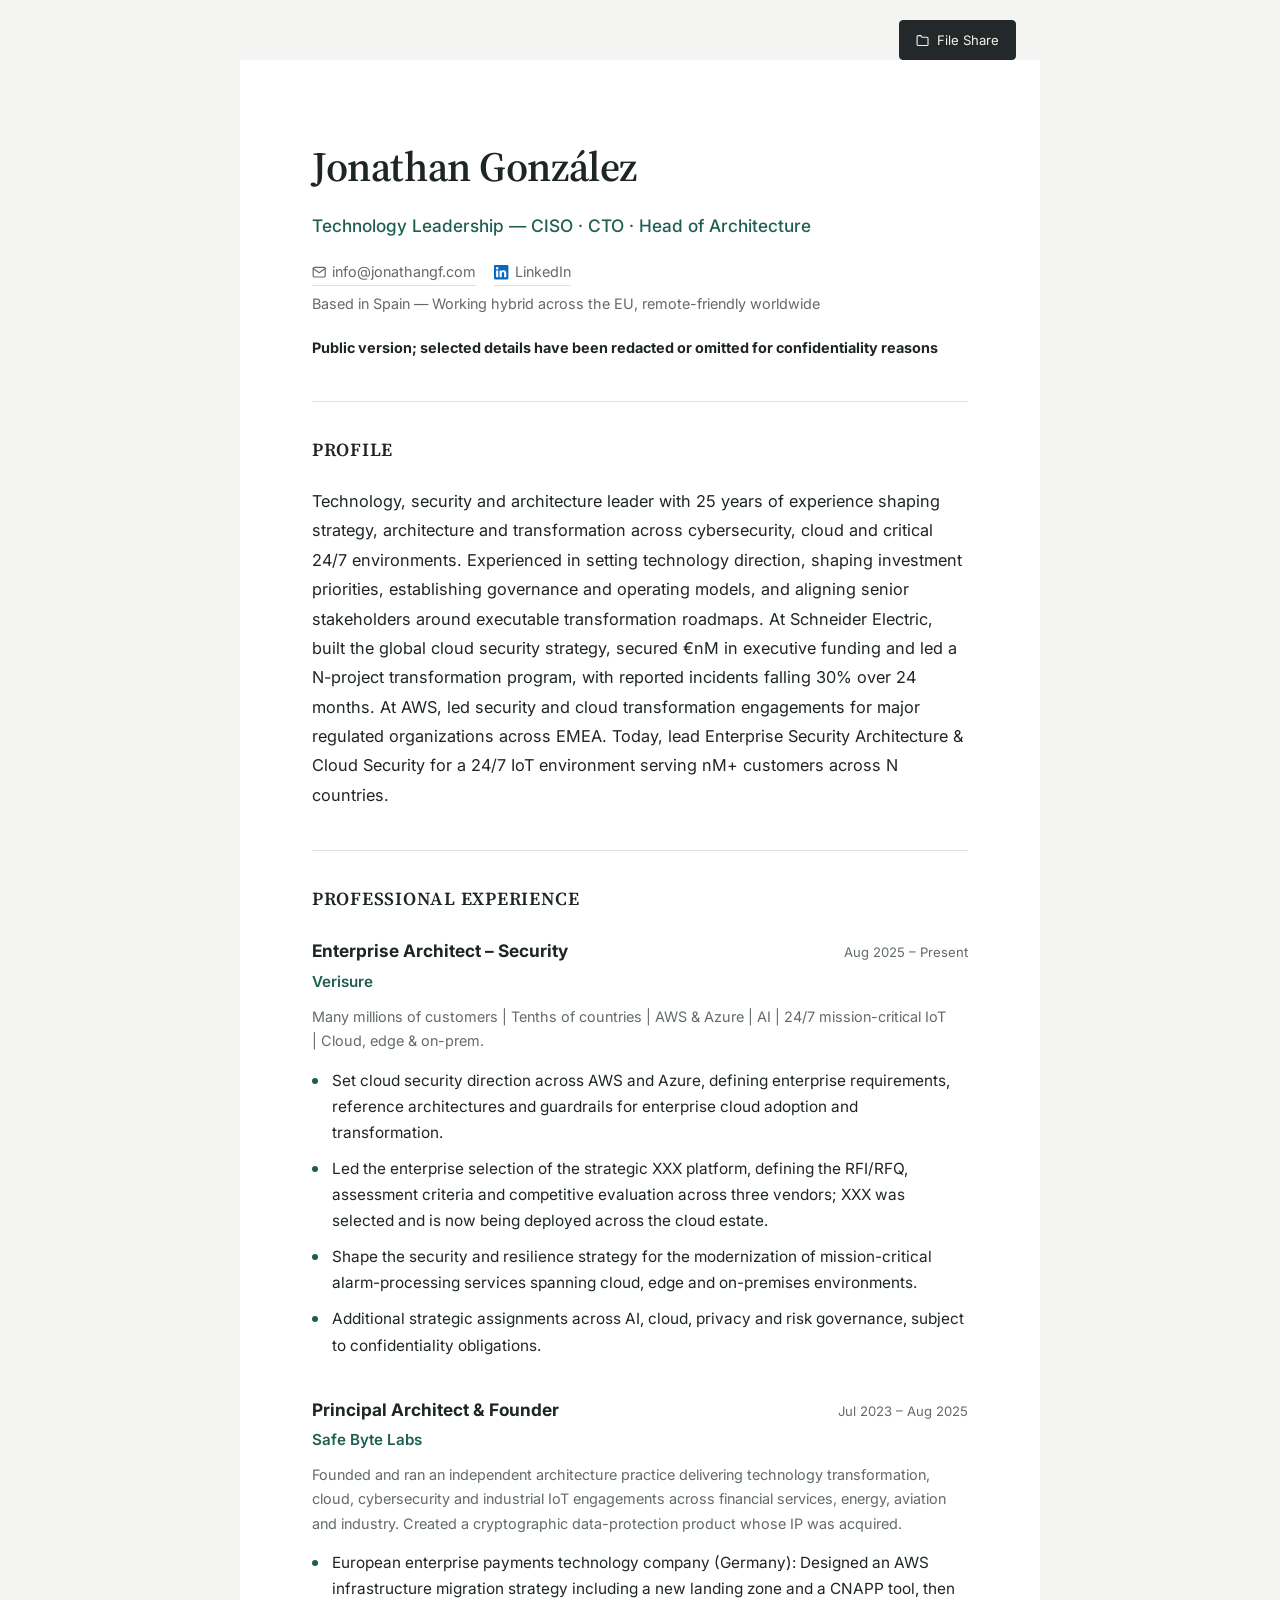
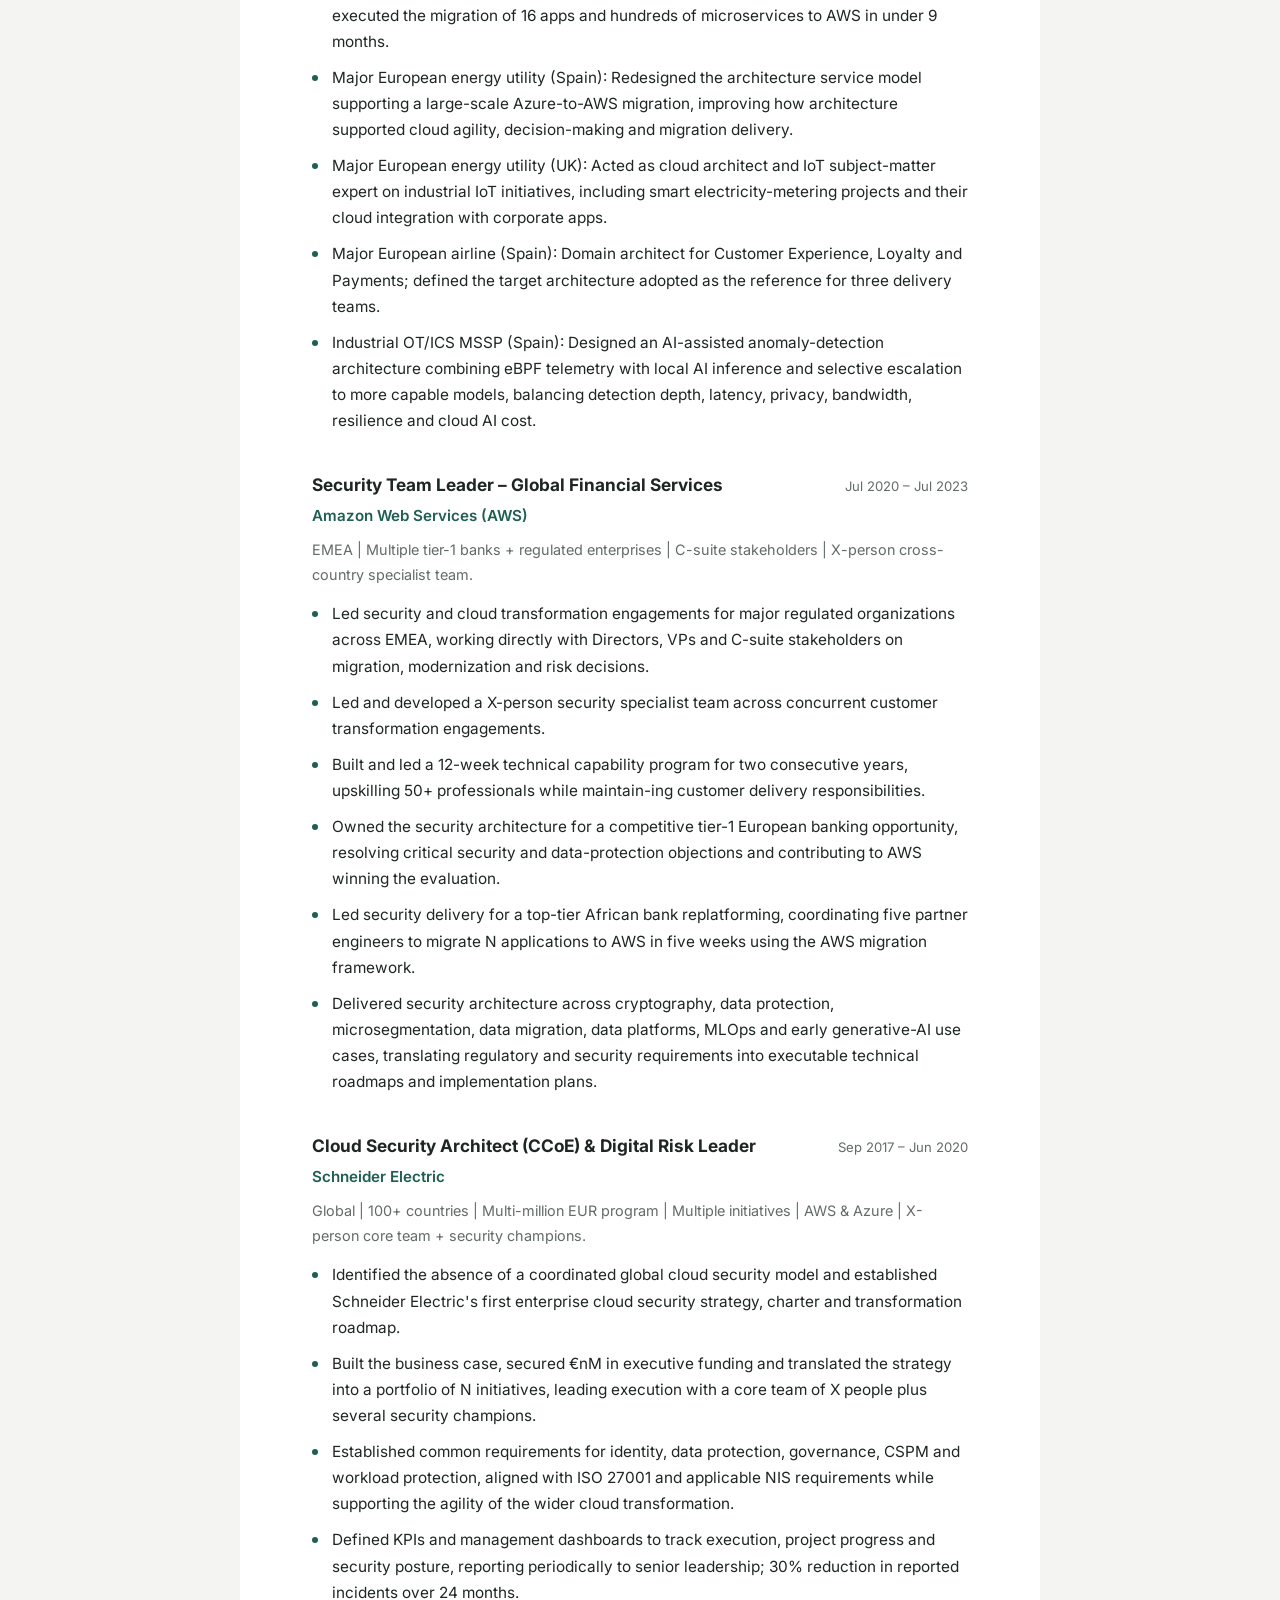
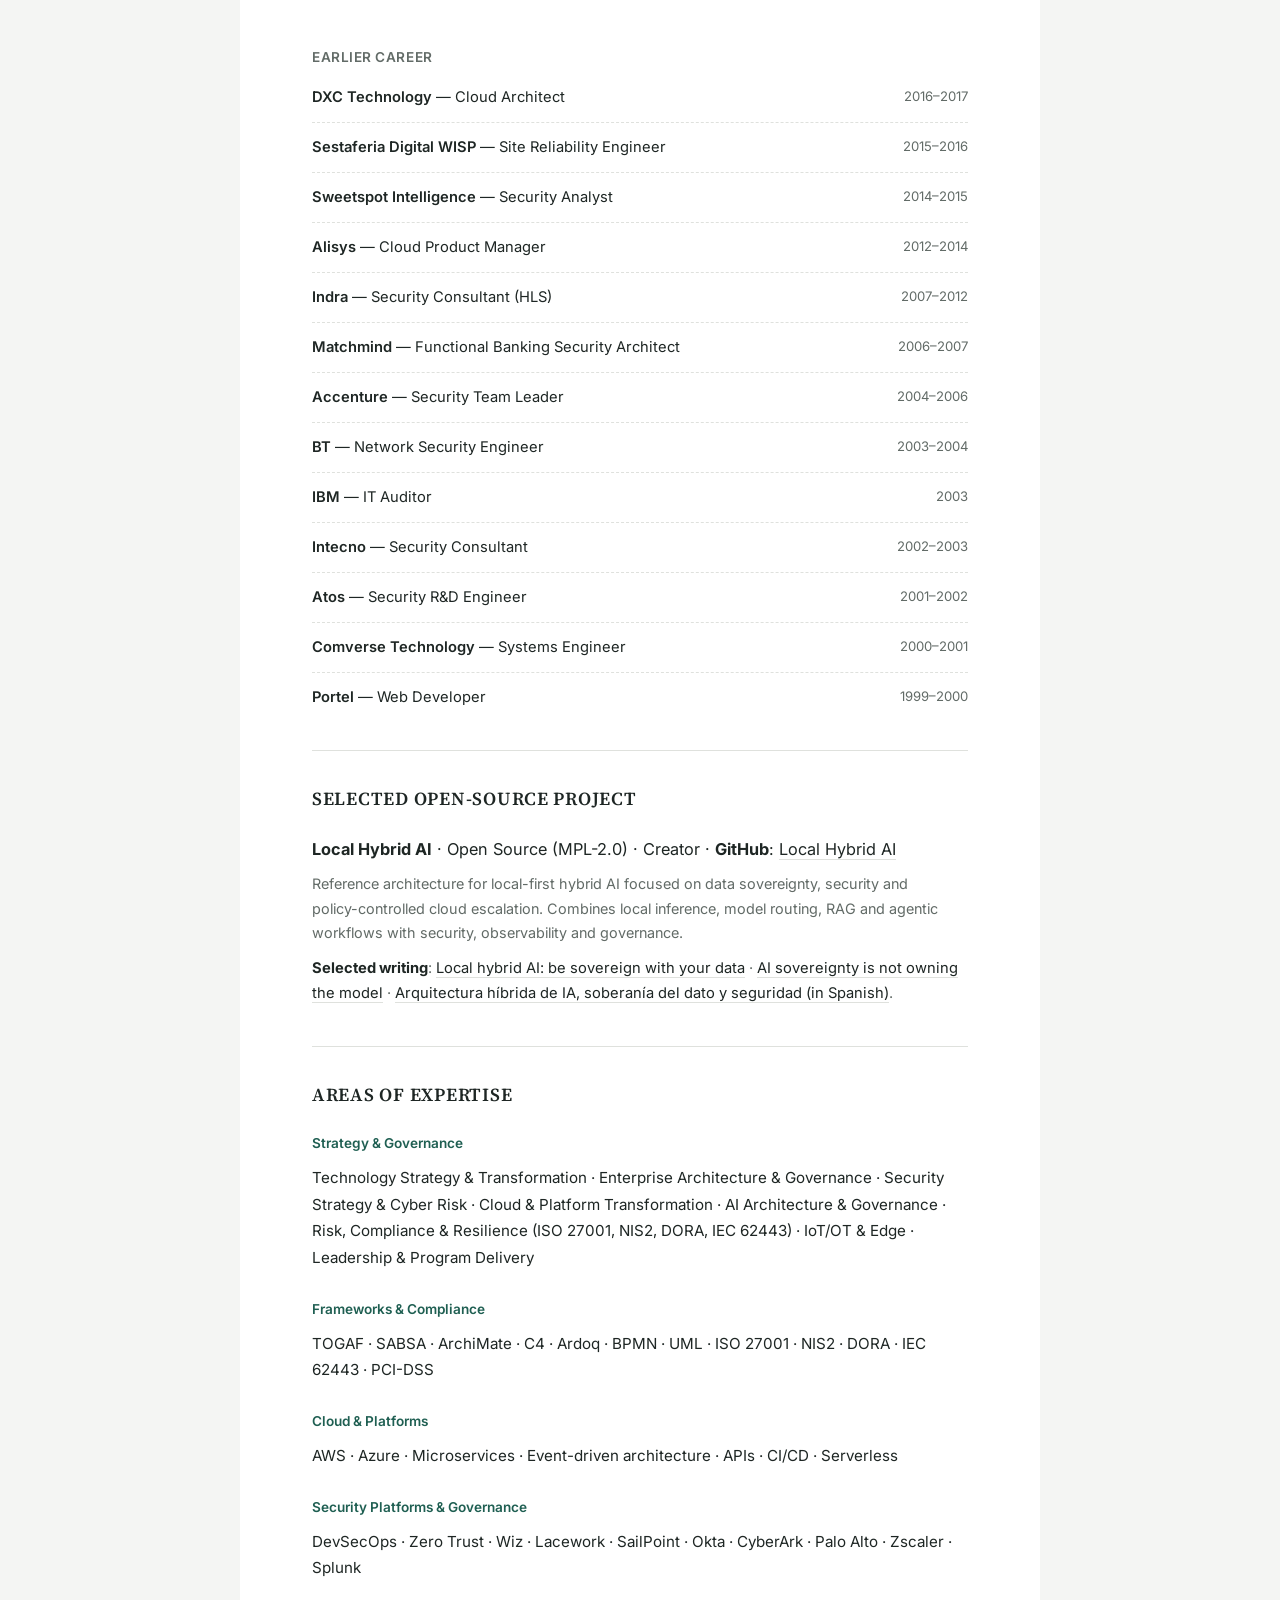
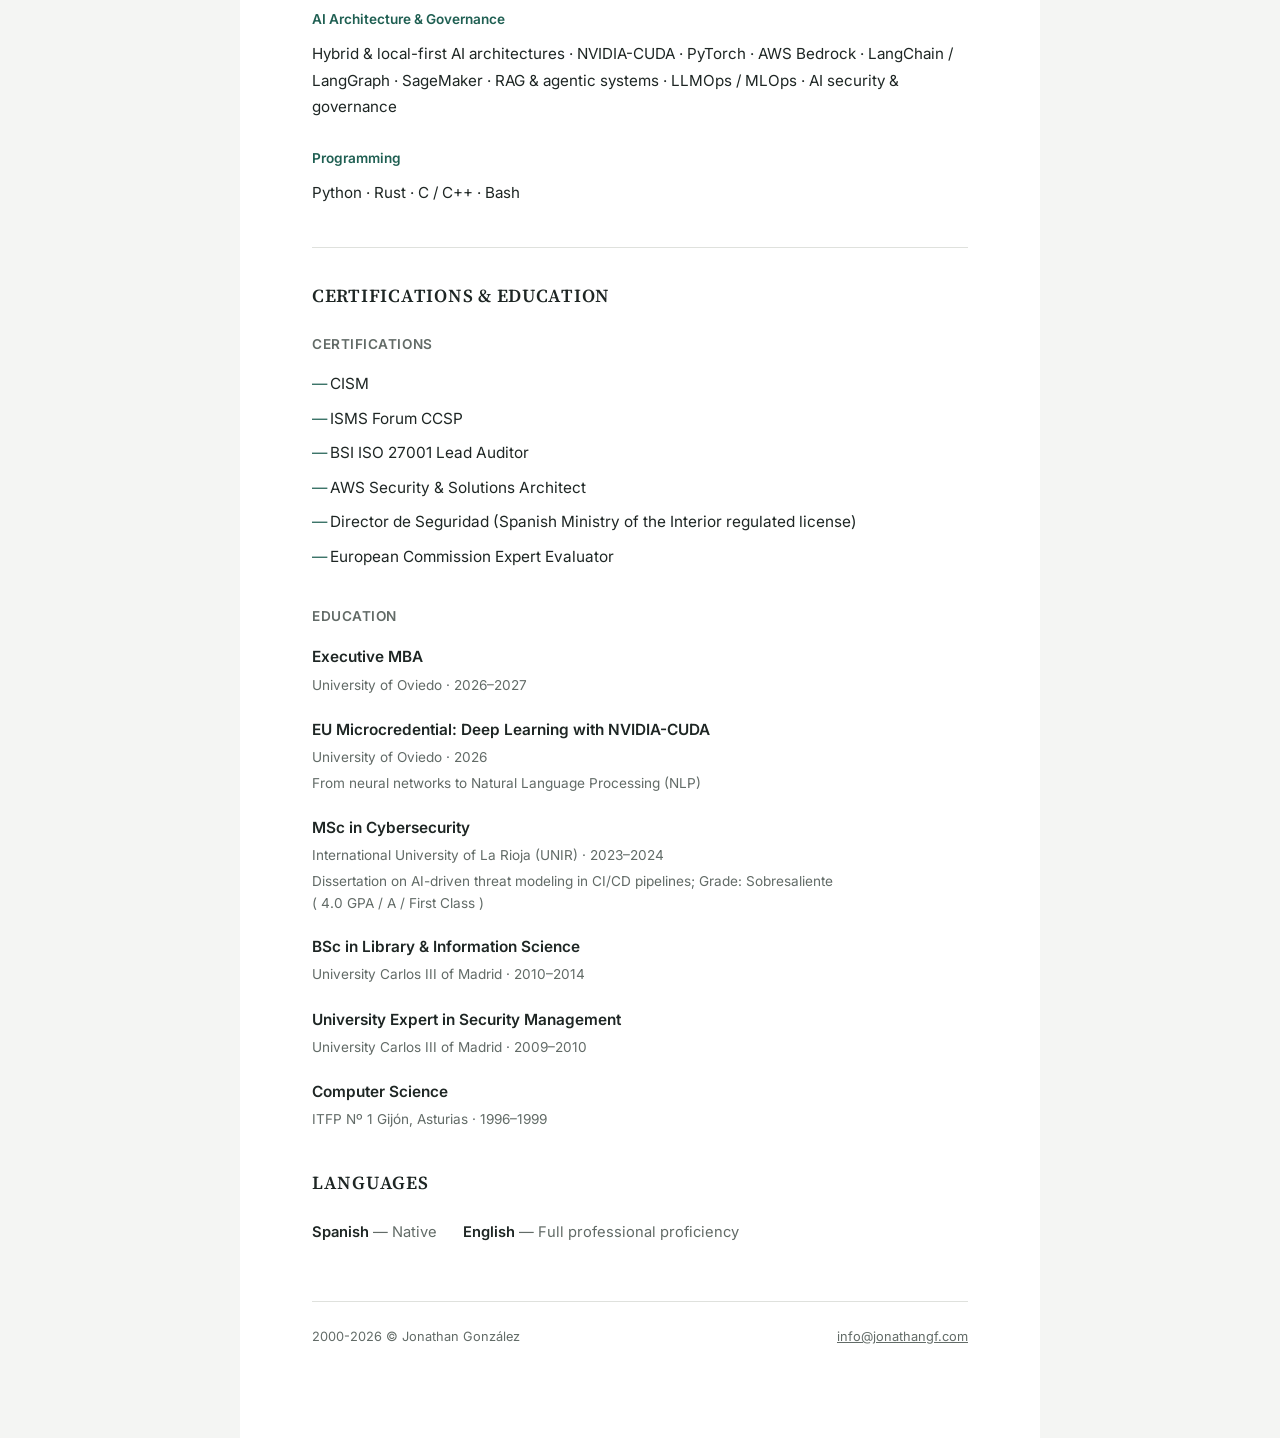
<file: index.html>
<!DOCTYPE html>
<html lang="en">
<head>
  <meta charset="UTF-8" />
  <meta name="viewport" content="width=device-width, initial-scale=1.0" />
  <meta name="description" content="Curriculum vitae of Jonathan González — Technology & security architecture leader (CTO / CISO / Head of Architecture)." />
  <title>Jonathan González — Curriculum Vitae</title>
  <link rel="preconnect" href="https://fonts.googleapis.com" />
  <link href="https://fonts.googleapis.com/css2?family=Source+Serif+4:opsz,wght@8..60,400;8..60,600;8..60,700&family=Inter:wght@400;500;600;700&display=swap" rel="stylesheet" />
  <style>
    *, *::before, *::after { box-sizing: border-box; margin: 0; padding: 0; }

    :root {
      --bg: #f4f5f3;
      --paper: #ffffff;
      --rule: #dfe1dd;
      --ink: #1e2624;
      --muted: #626b67;
      --accent: #1f5f52;
      --warn: #8a5a10;
      --warn-bg: #fdf3e0;
      --warn-border: #eccb8c;
      --display: 'Source Serif 4', Georgia, serif;
      --sans: 'Inter', -apple-system, BlinkMacSystemFont, 'Segoe UI', sans-serif;
    }

    html { scroll-behavior: smooth; }

    body {
      background: var(--bg);
      color: var(--ink);
      font-family: var(--sans);
      font-size: 16px;
      line-height: 1.7;
      min-height: 100vh;
      -webkit-font-smoothing: antialiased;
    }

    .sheet {
      max-width: 800px;
      margin: 0 auto;
      background: var(--paper);
      padding: 72px 72px 90px;
    }

    /* ── TOP BAR (screen only) ── */
    .topbar {
      max-width: 800px;
      margin: 0 auto;
      display: flex;
      align-items: center;
      justify-content: flex-end;
      padding: 20px 24px 0;
      font-size: 0.82rem;
    }
    .topbar a, .topbar button {
      display: inline-flex;
      align-items: center;
      gap: 8px;
      font-family: var(--sans);
      font-size: 0.82rem;
      color: #f7f3e8;
      text-decoration: none;
      background: #23282a;
      border: 1px solid #23282a;
      border-radius: 4px;
      padding: 8px 16px;
      cursor: pointer;
      transition: all 0.15s;
    }
    .topbar a:hover, .topbar button:hover { background: #34393b; border-color: #34393b; color: #f2d98a; }
    .topbar .icon { display: inline-flex; width: 1em; height: 1em; flex: 0 0 auto; }
    .topbar .icon svg { width: 100%; height: 100%; display: block; }

    /* ── MASTHEAD ── */
    .masthead { padding-bottom: 0; }
    .masthead h1 {
      font-family: var(--display);
      font-size: 2.6rem;
      font-weight: 600;
      letter-spacing: -0.01em;
      min-height: 1.2em;
      color: var(--ink);
    }
    .masthead .tagline {
      margin-top: 8px;
      color: var(--accent);
      font-size: 1.08rem;
      font-weight: 500;
      min-height: 1.3em;
    }
    .contact-line {
      margin-top: 20px;
      font-size: 0.9rem;
      color: var(--muted);
      display: flex;
      flex-wrap: wrap;
      gap: 6px 18px;
    }
    .contact-line a {
      display: inline-flex;
      align-items: center;
      gap: 6px;
      color: var(--muted);
      text-decoration: none;
      border-bottom: 1px solid var(--rule);
    }
    .contact-line a:hover { color: var(--accent); border-color: var(--accent); }
    .contact-line .icon {
      display: inline-flex;
      width: 1em;
      height: 1em;
      flex: 0 0 auto;
    }
    .contact-line .icon svg { width: 100%; height: 100%; display: block; }
    .contact-line .icon.icon-mail svg { color: currentColor; }
    .contact-line .icon.icon-linkedin svg { color: #0a66c2; }
    .confidential-note {
      margin-top: 20px;
      font-weight: 700;
      color: var(--ink);
      font-size: 0.9rem;
    }

    /* ── SECTIONS ── */
    section { margin-top: 40px; padding-top: 32px; border-top: 1px solid var(--rule); }
    .section-title {
      font-family: var(--display);
      font-size: 1.15rem;
      font-weight: 600;
      letter-spacing: 0.04em;
      text-transform: uppercase;
      color: var(--ink);
      margin-bottom: 22px;
    }

    .profile p {
      color: var(--ink);
      font-size: 1.02rem;
      line-height: 1.8;
      margin-bottom: 16px;
      max-width: 660px;
    }
    .profile p:last-child { margin-bottom: 0; }

    /* ── EXPERIENCE ── */
    .entry { margin-bottom: 36px; }
    .entry:last-child { margin-bottom: 0; }
    .entry-head {
      display: flex;
      flex-wrap: wrap;
      justify-content: space-between;
      align-items: baseline;
      gap: 4px 16px;
    }
    .entry-role { font-weight: 700; font-size: 1.08rem; }
    .entry-period {
      font-size: 0.82rem;
      color: var(--muted);
      white-space: nowrap;
    }
    .entry-company {
      color: var(--accent);
      font-weight: 600;
      font-size: 0.95rem;
      margin-top: 3px;
    }
    .entry-context {
      color: var(--muted);
      font-size: 0.9rem;
      margin-top: 10px;
      line-height: 1.7;
      max-width: 640px;
    }
    .entry-highlights {
      list-style: none;
      margin-top: 14px;
      display: flex;
      flex-direction: column;
      gap: 10px;
    }
    .entry-highlights li {
      position: relative;
      padding-left: 20px;
      font-size: 0.96rem;
      line-height: 1.7;
      max-width: 660px;
    }
    .entry-highlights li::before {
      content: '';
      position: absolute;
      left: 0;
      top: 0.65em;
      width: 6px;
      height: 6px;
      border-radius: 50%;
      background: var(--accent);
    }

    /* ── EARLIER CAREER ── */
    .earlier-career { margin-top: 40px; }
    .earlier-title {
      font-weight: 600;
      font-size: 0.85rem;
      letter-spacing: 0.04em;
      text-transform: uppercase;
      color: var(--muted);
      margin-bottom: 16px;
    }
    .earlier-list { list-style: none; display: flex; flex-direction: column; gap: 12px; }
    .earlier-row {
      display: flex;
      justify-content: space-between;
      gap: 12px 20px;
      font-size: 0.92rem;
      padding-bottom: 12px;
      border-bottom: 1px dashed var(--rule);
    }
    .earlier-list li:last-child .earlier-row { border-bottom: none; padding-bottom: 0; }
    .earlier-row .who { color: var(--ink); }
    .earlier-row .who strong { font-weight: 600; }
    .earlier-row .when { color: var(--muted); font-size: 0.82rem; white-space: nowrap; }

    /* ── PROJECTS ── */
    .project-meta {
      font-size: 1.02rem;
      line-height: 1.6;
      max-width: 660px;
    }
    .project-meta a,
    .project-writing a {
      color: var(--ink);
      text-decoration: none;
      border-bottom: 1px solid var(--rule);
    }
    .project-meta a:hover,
    .project-writing a:hover { color: var(--accent); border-color: var(--accent); }
    .project-writing {
      margin-top: 10px;
      font-size: 0.92rem;
      color: var(--muted);
      line-height: 1.7;
      max-width: 660px;
    }
    .project-writing strong { color: var(--ink); }

    /* ── EXPERTISE ── */
    .expertise-group { margin-bottom: 26px; }
    .expertise-group:last-child { margin-bottom: 0; }
    .expertise-group h3 {
      font-size: 0.85rem;
      font-weight: 600;
      color: var(--accent);
      margin-bottom: 10px;
    }
    .expertise-group p {
      font-size: 0.95rem;
      color: var(--ink);
      line-height: 1.75;
    }

    /* ── CREDENTIALS ── */
    .cred-block { margin-bottom: 36px; }
    .cred-block:last-child { margin-bottom: 0; }
    .cred-block-title {
      font-weight: 600;
      font-size: 0.85rem;
      letter-spacing: 0.04em;
      text-transform: uppercase;
      color: var(--muted);
      margin-bottom: 16px;
    }
    .cert-list { list-style: none; display: flex; flex-direction: column; gap: 10px; }
    .cert-list li {
      font-size: 0.96rem;
      line-height: 1.6;
      padding-left: 18px;
      position: relative;
    }
    .cert-list li::before { content: '—'; position: absolute; left: 0; color: var(--accent); }

    .edu-list { list-style: none; display: flex; flex-direction: column; gap: 20px; }
    .edu-list li { font-size: 0.96rem; }
    .edu-list strong { display: block; font-weight: 600; margin-bottom: 3px; }
    .edu-list .meta { display: block; color: var(--muted); font-size: 0.85rem; }
    .edu-list .note { display: block; color: var(--muted); font-size: 0.85rem; margin-top: 4px; line-height: 1.6; max-width: 600px; white-space: pre-line; }

    .languages-row {
      display: flex;
      gap: 8px 26px;
      flex-wrap: wrap;
      font-size: 0.92rem;
      color: var(--ink);
    }
    .languages-row strong { font-weight: 600; }
    .languages-row .lvl { color: var(--muted); }

    /* ── FOOTER ── */
    .colophon {
      margin-top: 56px;
      padding-top: 24px;
      border-top: 1px solid var(--rule);
      font-size: 0.8rem;
      color: var(--muted);
      display: flex;
      justify-content: space-between;
      flex-wrap: wrap;
      gap: 8px 16px;
    }
    .colophon a { color: var(--muted); }

    /* ── DATA LOAD ERROR ── */
    .load-error {
      position: fixed;
      left: 0; right: 0; bottom: 0;
      z-index: 20;
      background: var(--warn-bg);
      border-top: 1px solid var(--warn-border);
    }
    .load-error .inner {
      max-width: 800px;
      margin: 0 auto;
      padding: 14px 24px;
      color: var(--warn);
      font-size: 0.82rem;
      line-height: 1.6;
    }
    .load-error code {
      background: rgba(0,0,0,0.06);
      padding: 1px 6px;
      border-radius: 3px;
    }

    /* ── PRINT ── */
    @media print {
      body { background: #fff; font-size: 11.5pt; line-height: 1.55; }
      .topbar { display: none; }
      .sheet { padding: 0; max-width: none; }
      section { margin-top: 22px; padding-top: 18px; break-inside: avoid; }
      .entry { break-inside: avoid; }
      a { color: inherit; text-decoration: none; }
      .load-error { display: none; }
      @page { margin: 1.8cm; }
    }

    /* ── RESPONSIVE ── */
    @media (max-width: 640px) {
      .sheet { padding: 44px 26px 60px; }
      .topbar { padding: 16px 20px 0; }
      .masthead h1 { font-size: 2rem; }
      .entry-head { flex-direction: column; align-items: flex-start; gap: 4px; }
      .earlier-row { flex-direction: column; gap: 2px; }
      .colophon { flex-direction: column; }
    }
  </style>
</head>
<body>

  <div class="topbar">
    <a href="/files"><span class="icon" aria-hidden="true"><svg viewBox="0 0 24 24" fill="none" stroke="currentColor" stroke-width="2" stroke-linecap="round" stroke-linejoin="round"><path d="M22 19a2 2 0 0 1-2 2H4a2 2 0 0 1-2-2V5a2 2 0 0 1 2-2h5l2 3h9a2 2 0 0 1 2 2z"></path></svg></span>File Share</a>
  </div>

  <main class="sheet">
    <header class="masthead">
      <h1 id="cv-name"></h1>
      <div class="tagline" id="cv-tagline"></div>
      <div class="contact-line" id="cv-contact"></div>
      <div class="confidential-note" id="cv-confidential-note"></div>
    </header>

    <section class="profile" id="section-profile">
      <div class="section-title" id="label-profile">Profile</div>
      <div id="cv-bio"></div>
    </section>

    <section id="section-experience">
      <div class="section-title" id="label-experience">Professional Experience</div>
      <div id="cv-experience"></div>

      <div class="earlier-career">
        <div class="earlier-title" id="label-earlier">Earlier Career</div>
        <ul class="earlier-list" id="cv-earlier"></ul>
      </div>
    </section>

    <section id="section-projects">
      <div class="section-title" id="label-projects">Selected Open-Source Project</div>
      <div id="cv-projects"></div>
    </section>

    <section id="section-expertise">
      <div class="section-title" id="label-expertise">Areas of Expertise</div>
      <div id="cv-expertise"></div>
    </section>

    <section id="section-credentials">
      <div class="section-title" id="label-credentials">Certifications &amp; Education</div>

      <div class="cred-block">
        <div class="cred-block-title" id="label-certifications">Certifications</div>
        <ul class="cert-list" id="cv-certifications"></ul>
      </div>

      <div class="cred-block">
        <div class="cred-block-title" id="label-education">Education</div>
        <ul class="edu-list" id="cv-education"></ul>
      </div>

      <div class="cred-block">
        <div class="section-title" id="label-languages">Languages</div>
        <div class="languages-row" id="cv-languages"></div>
      </div>
    </section>

    <div class="colophon" id="cv-colophon"></div>
  </main>

  <div class="load-error" id="load-error" hidden>
    <div class="inner">
      ⚠ Couldn't load <code>data.json</code>. If you're viewing this file directly from disk, browsers block that fetch for security reasons — serve the folder over HTTP instead, e.g. <code>python3 -m http.server</code>, then reload.
    </div>
  </div>

  <script>
    (function () {
      function h(tag, props, ...kids) {
        const node = document.createElement(tag);
        if (props) {
          for (const [key, value] of Object.entries(props)) {
            if (value == null || value === false) continue;
            if (key === 'class') node.className = value;
            else node.setAttribute(key, value);
          }
        }
        for (const kid of kids.flat(Infinity)) {
          if (kid == null || kid === false) continue;
          node.appendChild(kid.nodeType ? kid : document.createTextNode(String(kid)));
        }
        return node;
      }

      // Open-source SVG icons — Feather Icons (MIT) for mail, Simple Icons (CC0) for LinkedIn's glyph.
      const ICON_MAIL = '<svg viewBox="0 0 24 24" fill="none" stroke="currentColor" stroke-width="2" stroke-linecap="round" stroke-linejoin="round"><path d="M4 4h16c1.1 0 2 .9 2 2v12c0 1.1-.9 2-2 2H4c-1.1 0-2-.9-2-2V6c0-1.1.9-2 2-2z"></path><polyline points="22,6 12,13 2,6"></polyline></svg>';
      const ICON_LINKEDIN = '<svg viewBox="0 0 24 24" fill="currentColor"><path d="M20.447 20.452h-3.554v-5.569c0-1.328-.027-3.037-1.852-3.037-1.853 0-2.136 1.445-2.136 2.939v5.667H9.351V9h3.414v1.561h.046c.477-.9 1.637-1.85 3.37-1.85 3.601 0 4.267 2.37 4.267 5.455v6.286zM5.337 7.433c-1.144 0-2.063-.926-2.063-2.065 0-1.138.92-2.063 2.063-2.063 1.14 0 2.064.925 2.064 2.063 0 1.139-.925 2.065-2.064 2.065zm1.782 13.019H3.555V9h3.564v11.452zM22.225 0H1.771C.792 0 0 .774 0 1.729v20.542C0 23.227.792 24 1.771 24h20.451C23.2 24 24 23.227 24 22.271V1.729C24 .774 23.2 0 22.222 0h.003z"></path></svg>';

      function svgIcon(name, markup) {
        const span = h('span', { class: 'icon icon-' + name, 'aria-hidden': 'true' });
        span.innerHTML = markup;
        return span;
      }

      function setChildren(id, ...children) {
        const el = document.getElementById(id);
        if (!el) return;
        el.innerHTML = '';
        for (const child of children.flat(Infinity)) {
          if (child == null || child === false) continue;
          el.appendChild(child.nodeType ? child : document.createTextNode(String(child)));
        }
      }

      function renderMasthead(site) {
        if (!site) return;
        if (site.title) {
          document.title = `${site.title} — Curriculum Vitae`;
          setChildren('cv-name', site.title);
        }
        setChildren('cv-tagline', site.tagline);
        if (site.description) {
          const metaDesc = document.querySelector('meta[name="description"]');
          if (metaDesc) metaDesc.setAttribute('content', 'Curriculum vitae of ' + site.description.replace(/^Personal website of\s*/i, ''));
        }
      }

      function renderContactLine(contact, about) {
        const parts = [];
        if (contact && contact.email) {
          parts.push(h('a', { href: 'mailto:' + contact.email },
            svgIcon('mail', ICON_MAIL),
            contact.email
          ));
        }
        if (contact && contact.linkedin) {
          const label = (contact.linkedin_label || 'LinkedIn').replace(/^in\s+/i, '');
          parts.push(h('a', { href: contact.linkedin, target: '_blank', rel: 'noopener' },
            svgIcon('linkedin', ICON_LINKEDIN),
            label
          ));
        }
        if (about && about.location) parts.push(h('span', {}, about.location));
        setChildren('cv-contact', parts);
        setChildren('cv-confidential-note', about && about.confidential_note || '');
      }

      function renderProfile(bio) {
        const paragraphs = (bio || '').split(/\n\s*\n/).map(p => p.trim()).filter(Boolean);
        setChildren('cv-bio', paragraphs.map(p => h('p', {}, p)));
      }

      function renderExperience(experience, earlierCareer) {
        setChildren('cv-experience', (experience || []).map(job =>
          h('div', { class: 'entry' },
            h('div', { class: 'entry-head' },
              h('span', { class: 'entry-role' }, job.role),
              h('span', { class: 'entry-period' }, job.period)
            ),
            h('div', { class: 'entry-company' }, job.company),
            job.context ? h('div', { class: 'entry-context' }, job.context) : null,
            h('ul', { class: 'entry-highlights' }, (job.highlights || []).map(item => h('li', {}, item)))
          )
        ));

        setChildren('cv-earlier', (earlierCareer || []).map(job =>
          h('li', {},
            h('div', { class: 'earlier-row' },
              h('span', { class: 'who' }, h('strong', {}, job.company), ' — ' + job.role),
              h('span', { class: 'when' }, job.period)
            )
          )
        ));
      }

      function renderProjects(projects) {
        setChildren('cv-projects', (projects || []).map(project => {
          const metaParts = [h('strong', {}, project.title)];
          if (project.license) metaParts.push(`Open Source (${project.license})`);
          if (project.role) metaParts.push(project.role);
          if (project.repo) {
            metaParts.push(h('span', {},
              h('strong', {}, 'GitHub'), ': ',
              h('a', { href: project.repo.url, target: '_blank', rel: 'noopener' }, project.repo.label)
            ));
          }
          const meta = metaParts.flatMap((part, i) => i === 0 ? [part] : [' · ', part]);

          const writing = project.writing || [];
          const writingLinks = writing.flatMap((link, i) =>
            (i === 0 ? [] : [' · ']).concat([h('a', { href: link.url, target: '_blank', rel: 'noopener' }, link.label)])
          );

          return h('div', { class: 'entry' },
            h('div', { class: 'project-meta' }, meta),
            project.description ? h('div', { class: 'entry-context' }, project.description) : null,
            writing.length ? h('div', { class: 'project-writing' }, h('strong', {}, 'Selected writing'), ': ', writingLinks, '.') : null
          );
        }));
      }

      function renderExpertise(groups) {
        setChildren('cv-expertise', (groups || []).map(group =>
          h('div', { class: 'expertise-group' },
            h('h3', {}, group.title),
            h('p', {}, (group.items || []).join(' · '))
          )
        ));
      }

      function renderCredentials(credentials) {
        if (!credentials) return;

        setChildren('cv-certifications', (credentials.certifications || []).map(cert => h('li', {}, cert)));

        setChildren('cv-education', (credentials.education || []).map(edu => {
          const meta = [edu.institution, edu.period].filter(Boolean).join(' · ');
          return h('li', {},
            h('strong', {}, edu.degree),
            h('span', { class: 'meta' }, meta),
            edu.note ? h('span', { class: 'note' }, edu.note) : null
          );
        }));

        setChildren('cv-languages', (credentials.languages || []).map(lang =>
          h('span', {}, h('strong', {}, lang.language), h('span', { class: 'lvl' }, ' — ' + lang.level))
        ));
      }

      function renderColophon(footer, contact) {
        const year = new Date().getFullYear();
        setChildren('cv-colophon',
          h('span', {}, (footer && footer.text) || `© ${year}`),
          contact && contact.email ? h('a', { href: 'mailto:' + contact.email }, contact.email) : null
        );
      }

      function render(data) {
        const home = (data.pages && data.pages.home) || {};
        renderMasthead(data.site);
        renderContactLine(data.contact, home.about);
        renderProfile(home.bio);
        renderExperience(data.experience, data.earlier_career);
        renderProjects(data.projects);
        renderExpertise(home.skill_groups);
        renderCredentials(data.credentials);
        renderColophon(data.footer, data.contact);
      }

      fetch('data.json', { cache: 'no-store' })
        .then(res => {
          if (!res.ok) throw new Error('HTTP ' + res.status);
          return res.json();
        })
        .then(render)
        .catch(err => {
          console.error('Could not load data.json:', err);
          const banner = document.getElementById('load-error');
          if (banner) banner.hidden = false;
        });
    })();
  </script>
</body>
</html>
</file>
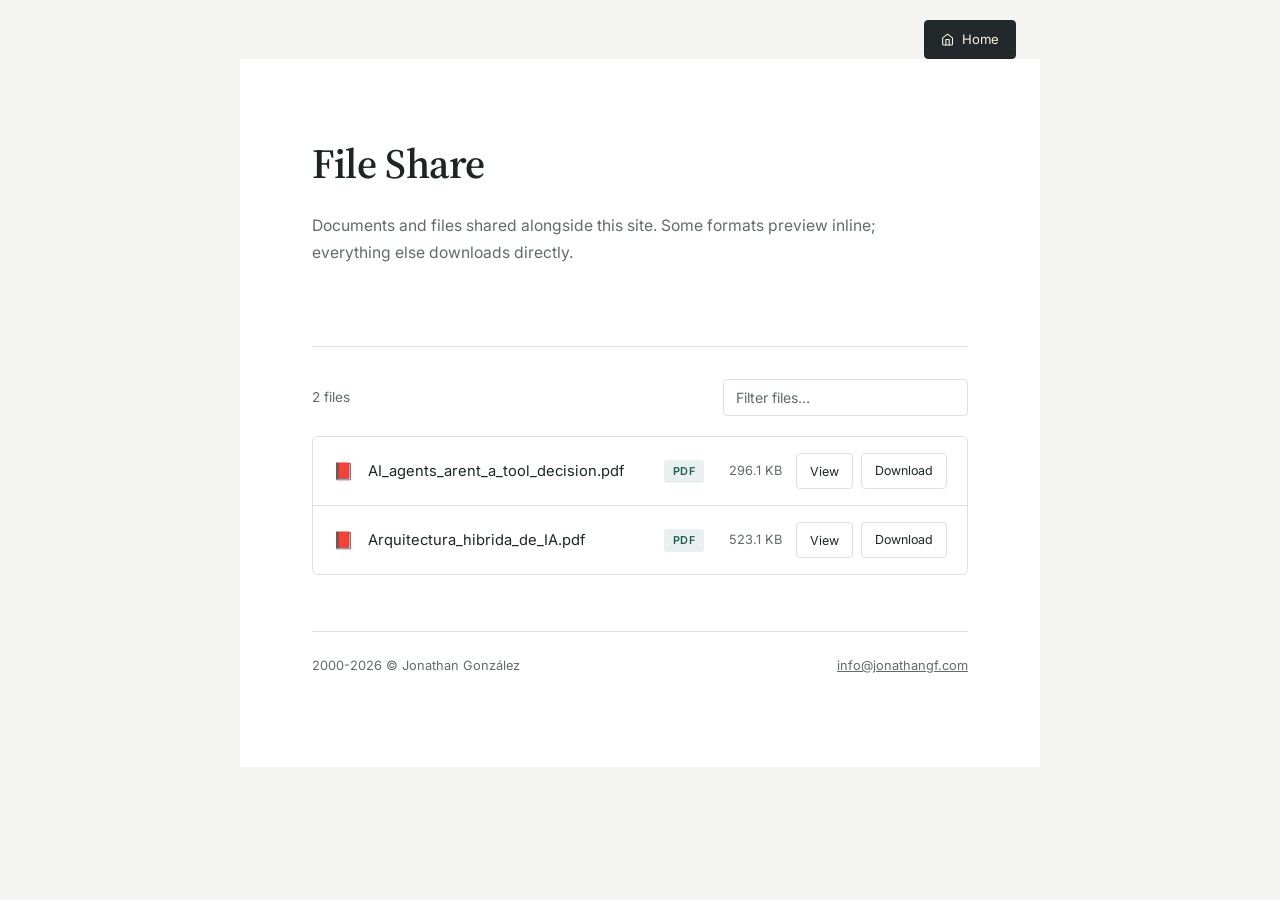
<file: files/index.html>
<!DOCTYPE html>
<html lang="en">
<head>
  <meta charset="UTF-8" />
  <meta name="viewport" content="width=device-width, initial-scale=1.0" />
  <meta name="robots" content="noindex" />
  <meta name="description" content="File Share — jonathangf.com" />
  <title>File Share — jonathangf.com</title>
  <link rel="preconnect" href="https://fonts.googleapis.com" />
  <link href="https://fonts.googleapis.com/css2?family=Source+Serif+4:opsz,wght@8..60,400;8..60,600;8..60,700&family=Inter:wght@400;500;600;700&display=swap" rel="stylesheet" />
  <style>
    *, *::before, *::after { box-sizing: border-box; margin: 0; padding: 0; }

    :root {
      --bg: #f4f5f3;
      --surface: #ffffff;
      --border: #dfe1dd;
      --accent: #1f5f52;
      --text: #1e2624;
      --muted: #626b67;
      --display: 'Source Serif 4', Georgia, serif;
      --sans: 'Inter', -apple-system, BlinkMacSystemFont, 'Segoe UI', sans-serif;
    }

    html { scroll-behavior: smooth; }

    body {
      background: var(--bg);
      color: var(--text);
      font-family: var(--sans);
      line-height: 1.6;
      min-height: 100vh;
      -webkit-font-smoothing: antialiased;
    }

    .sheet {
      max-width: 800px;
      margin: 0 auto;
      background: var(--surface);
      padding: 72px 72px 90px;
    }

    /* ── TOP BAR ── */
    .topbar {
      max-width: 800px;
      margin: 0 auto;
      display: flex;
      justify-content: flex-end;
      padding: 20px 24px 0;
    }
    .topbar a {
      display: inline-flex;
      align-items: center;
      gap: 8px;
      font-size: 0.82rem;
      color: #f7f3e8;
      text-decoration: none;
      background: #23282a;
      border: 1px solid #23282a;
      border-radius: 4px;
      padding: 8px 16px;
      transition: all 0.15s;
    }
    .topbar a:hover { background: #34393b; border-color: #34393b; color: #f2d98a; }
    .topbar .icon { display: inline-flex; width: 1em; height: 1em; flex: 0 0 auto; }
    .topbar .icon svg { width: 100%; height: 100%; display: block; }

    /* ── HERO ── */
    .hero { padding-bottom: 40px; }
    .hero h1 {
      font-family: var(--display);
      font-size: clamp(1.9rem, 4vw, 2.6rem);
      font-weight: 600;
      letter-spacing: -0.01em;
      margin-bottom: 14px;
    }
    .hero p { color: var(--muted); font-size: 0.98rem; line-height: 1.75; max-width: 600px; }

    /* ── EXPLORER ── */
    section#explorer { padding-top: 32px; border-top: 1px solid var(--border); margin-top: 40px; }

    .toolbar {
      display: flex;
      align-items: center;
      justify-content: space-between;
      gap: 16px;
      margin-bottom: 20px;
      flex-wrap: wrap;
    }
    .file-count { font-size: 0.85rem; color: var(--muted); }
    .file-search {
      font-family: var(--sans);
      font-size: 0.88rem;
      color: var(--text);
      background: var(--surface);
      border: 1px solid var(--border);
      border-radius: 4px;
      padding: 9px 12px;
      min-width: 220px;
      outline: none;
      transition: border-color 0.2s;
    }
    .file-search:focus { border-color: var(--accent); }
    .file-search::placeholder { color: var(--muted); }

    .file-list {
      background: var(--surface);
      border: 1px solid var(--border);
      border-radius: 6px;
      overflow: hidden;
    }

    .file-row {
      display: flex;
      align-items: center;
      gap: 14px;
      padding: 16px 20px;
      border-bottom: 1px solid var(--border);
      cursor: pointer;
      transition: background 0.15s;
    }
    .file-row:last-child { border-bottom: none; }
    .file-row:hover, .file-row:focus-visible { background: rgba(31,95,82,0.05); }
    .file-row:focus-visible { outline: 1px solid var(--accent); outline-offset: -1px; }

    .file-icon { font-size: 1.05rem; flex: 0 0 auto; }
    .file-name {
      flex: 1 1 auto;
      font-size: 0.92rem;
      color: var(--text);
      overflow-wrap: anywhere;
    }
    .file-ext {
      flex: 0 0 auto;
      font-size: 0.68rem;
      font-weight: 600;
      letter-spacing: 0.03em;
      color: var(--accent);
      background: rgba(31,95,82,0.09);
      padding: 3px 9px;
      border-radius: 3px;
    }
    .file-size {
      flex: 0 0 auto;
      font-size: 0.8rem;
      color: var(--muted);
      min-width: 64px;
      text-align: right;
    }
    .file-actions { flex: 0 0 auto; display: flex; gap: 8px; }
    .file-actions button, .file-actions a {
      font-family: var(--sans);
      font-size: 0.78rem;
      text-decoration: none;
      border: 1px solid var(--border);
      border-radius: 4px;
      background: var(--surface);
      color: var(--text);
      padding: 7px 13px;
      cursor: pointer;
      transition: all 0.2s;
    }
    .file-actions button:hover, .file-actions a:hover { border-color: var(--accent); color: var(--accent); }

    .empty-state, .error-state {
      padding: 40px 20px;
      text-align: center;
      color: var(--muted);
      font-size: 0.9rem;
    }

    @media (max-width: 560px) {
      .file-size { display: none; }
      .file-row { flex-wrap: wrap; }
      .file-actions { width: 100%; justify-content: flex-end; }
    }

    /* ── MODAL ── */
    .modal-overlay {
      position: fixed;
      inset: 0;
      background: rgba(20, 26, 24, 0.55);
      display: none;
      align-items: center;
      justify-content: center;
      padding: 24px;
      z-index: 10;
    }
    .modal-overlay.open { display: flex; }
    .modal {
      background: var(--surface);
      border: 1px solid var(--border);
      border-radius: 6px;
      width: 100%;
      max-width: 860px;
      max-height: 86vh;
      display: flex;
      flex-direction: column;
    }
    .modal-header {
      display: flex;
      align-items: center;
      justify-content: space-between;
      gap: 16px;
      padding: 16px 20px;
      border-bottom: 1px solid var(--border);
    }
    .modal-title {
      font-size: 0.9rem;
      font-weight: 600;
      overflow-wrap: anywhere;
    }
    .modal-header-actions { display: flex; align-items: center; gap: 8px; flex: 0 0 auto; }
    .modal-header-actions a, .modal-close {
      font-family: var(--sans);
      font-size: 0.78rem;
      text-decoration: none;
      border: 1px solid var(--border);
      border-radius: 4px;
      background: var(--surface);
      color: var(--text);
      padding: 7px 13px;
      cursor: pointer;
      transition: all 0.2s;
    }
    .modal-header-actions a:hover, .modal-close:hover { border-color: var(--accent); color: var(--accent); }
    .modal-body { flex: 1 1 auto; overflow: auto; }
    .modal-body iframe { width: 100%; height: 70vh; border: none; display: block; }
    .modal-body pre {
      margin: 0;
      padding: 20px;
      font-family: 'IBM Plex Mono', ui-monospace, monospace;
      font-size: 0.82rem;
      line-height: 1.6;
      white-space: pre-wrap;
      word-break: break-word;
      color: var(--text);
    }
    .modal-body .modal-status { padding: 40px 20px; text-align: center; color: var(--muted); font-size: 0.9rem; }

    /* ── FOOTER ── */
    .colophon {
      margin-top: 56px;
      padding-top: 24px;
      border-top: 1px solid var(--border);
      font-size: 0.8rem;
      color: var(--muted);
      display: flex;
      justify-content: space-between;
      flex-wrap: wrap;
      gap: 8px 16px;
    }
    .colophon a { color: var(--muted); }

    /* ── RESPONSIVE ── */
    @media (max-width: 640px) {
      .sheet { padding: 44px 26px 60px; }
      .topbar { padding: 16px 20px 0; }
    }
  </style>
</head>
<body>

  <div class="topbar">
    <a href="../index.html"><span class="icon" aria-hidden="true"><svg viewBox="0 0 24 24" fill="none" stroke="currentColor" stroke-width="2" stroke-linecap="round" stroke-linejoin="round"><path d="M3 9l9-7 9 7v11a2 2 0 0 1-2 2H5a2 2 0 0 1-2-2z"></path><polyline points="9 22 9 12 15 12 15 22"></polyline></svg></span>Home</a>
  </div>

  <main class="sheet">
    <section class="hero">
      <h1>File Share</h1>
      <p>Documents and files shared alongside this site. Some formats preview inline; everything else downloads directly.</p>
    </section>

    <section id="explorer">
      <div class="toolbar">
        <span class="file-count" id="fileCount">Loading…</span>
        <input class="file-search" id="fileSearch" type="text" placeholder="Filter files…" autocomplete="off" />
      </div>
      <div class="file-list" id="fileList"></div>
    </section>

    <div class="colophon">
      <span>2000-2026 © Jonathan González</span>
      <a href="mailto:info@jonathangf.com">info@jonathangf.com</a>
    </div>
  </main>

  <div class="modal-overlay" id="modalOverlay">
    <div class="modal" role="dialog" aria-modal="true" aria-labelledby="modalTitle">
      <div class="modal-header">
        <div class="modal-title" id="modalTitle"></div>
        <div class="modal-header-actions">
          <a id="modalDownload" href="#" download>Download</a>
          <button class="modal-close" id="modalClose" type="button">Close ✕</button>
        </div>
      </div>
      <div class="modal-body" id="modalBody"></div>
    </div>
  </div>

  <script>
    (function () {
      // Extensions the browser can render natively — open inline. Anything else downloads.
      var IFRAME_EXT = ['html', 'htm', 'pdf'];
      var TEXT_EXT = ['txt', 'css', 'js', 'md'];
      var PREVIEWABLE = IFRAME_EXT.concat(TEXT_EXT);

      var ICONS = {
        pdf: '📕', html: '🌐', htm: '🌐', txt: '📄', md: '📝',
        css: '🎨', js: '⚙️'
      };
      var DEFAULT_ICON = '📦';

      var fileListEl = document.getElementById('fileList');
      var fileCountEl = document.getElementById('fileCount');
      var fileSearchEl = document.getElementById('fileSearch');
      var overlay = document.getElementById('modalOverlay');
      var modalTitle = document.getElementById('modalTitle');
      var modalBody = document.getElementById('modalBody');
      var modalDownload = document.getElementById('modalDownload');
      var modalClose = document.getElementById('modalClose');

      var allFiles = [];

      function ext(name) {
        var i = name.lastIndexOf('.');
        return i === -1 ? '' : name.slice(i + 1).toLowerCase();
      }

      function formatSize(bytes) {
        if (bytes < 1024) return bytes + ' B';
        if (bytes < 1024 * 1024) return (bytes / 1024).toFixed(1) + ' KB';
        return (bytes / (1024 * 1024)).toFixed(1) + ' MB';
      }

      function render(files) {
        fileListEl.innerHTML = '';

        if (!files.length) {
          var empty = document.createElement('div');
          empty.className = 'empty-state';
          empty.textContent = allFiles.length ? 'No files match your filter.' : 'No files here yet.';
          fileListEl.appendChild(empty);
          return;
        }

        files.forEach(function (file) {
          var e = ext(file.name);
          var previewable = PREVIEWABLE.indexOf(e) !== -1;
          var url = encodeURIComponent(file.name);

          var row = document.createElement('div');
          row.className = 'file-row';
          row.tabIndex = 0;
          row.setAttribute('role', 'button');
          row.setAttribute('aria-label', (previewable ? 'Preview ' : 'Download ') + file.name);

          var icon = document.createElement('span');
          icon.className = 'file-icon';
          icon.textContent = ICONS[e] || DEFAULT_ICON;

          var name = document.createElement('span');
          name.className = 'file-name';
          name.textContent = file.name;

          var extBadge = document.createElement('span');
          extBadge.className = 'file-ext';
          extBadge.textContent = e ? e.toUpperCase() : 'FILE';

          var size = document.createElement('span');
          size.className = 'file-size';
          size.textContent = formatSize(file.size);

          var actions = document.createElement('span');
          actions.className = 'file-actions';

          if (previewable) {
            var viewBtn = document.createElement('button');
            viewBtn.type = 'button';
            viewBtn.textContent = 'View';
            viewBtn.addEventListener('click', function (evt) {
              evt.stopPropagation();
              openPreview(file);
            });
            actions.appendChild(viewBtn);
          }

          var dlLink = document.createElement('a');
          dlLink.href = url;
          dlLink.setAttribute('download', file.name);
          dlLink.textContent = 'Download';
          dlLink.addEventListener('click', function (evt) { evt.stopPropagation(); });
          actions.appendChild(dlLink);

          row.appendChild(icon);
          row.appendChild(name);
          row.appendChild(extBadge);
          row.appendChild(size);
          row.appendChild(actions);

          row.addEventListener('click', function () {
            if (previewable) {
              openPreview(file);
            } else {
              dlLink.click();
            }
          });
          row.addEventListener('keydown', function (evt) {
            if (evt.key === 'Enter' || evt.key === ' ') {
              evt.preventDefault();
              row.click();
            }
          });

          fileListEl.appendChild(row);
        });
      }

      function openPreview(file) {
        var e = ext(file.name);
        var url = encodeURIComponent(file.name);

        modalTitle.textContent = file.name;
        modalDownload.href = url;
        modalDownload.setAttribute('download', file.name);
        modalBody.innerHTML = '';

        if (IFRAME_EXT.indexOf(e) !== -1) {
          var iframe = document.createElement('iframe');
          iframe.src = url;
          modalBody.appendChild(iframe);
        } else {
          var status = document.createElement('div');
          status.className = 'modal-status';
          status.textContent = 'Loading…';
          modalBody.appendChild(status);

          fetch(url)
            .then(function (res) {
              if (!res.ok) throw new Error('HTTP ' + res.status);
              return res.text();
            })
            .then(function (text) {
              modalBody.innerHTML = '';
              var pre = document.createElement('pre');
              pre.textContent = text;
              modalBody.appendChild(pre);
            })
            .catch(function () {
              modalBody.innerHTML = '';
              var err = document.createElement('div');
              err.className = 'modal-status';
              err.textContent = 'Could not load this file.';
              modalBody.appendChild(err);
            });
        }

        overlay.classList.add('open');
        modalClose.focus();
      }

      function closePreview() {
        overlay.classList.remove('open');
        modalBody.innerHTML = '';
      }

      modalClose.addEventListener('click', closePreview);
      overlay.addEventListener('click', function (evt) {
        if (evt.target === overlay) closePreview();
      });
      document.addEventListener('keydown', function (evt) {
        if (evt.key === 'Escape' && overlay.classList.contains('open')) closePreview();
      });

      fileSearchEl.addEventListener('input', function () {
        var q = fileSearchEl.value.trim().toLowerCase();
        var filtered = q ? allFiles.filter(function (f) { return f.name.toLowerCase().indexOf(q) !== -1; }) : allFiles;
        render(filtered);
      });

      fetch('manifest.json')
        .then(function (res) {
          if (!res.ok) throw new Error('HTTP ' + res.status);
          return res.json();
        })
        .then(function (files) {
          allFiles = files || [];
          fileCountEl.textContent = allFiles.length + (allFiles.length === 1 ? ' file' : ' files');
          render(allFiles);
        })
        .catch(function () {
          fileCountEl.textContent = '';
          fileListEl.innerHTML = '<div class="error-state">Could not load the file list.</div>';
        });
    })();
  </script>
</body>
</html>
</file>
